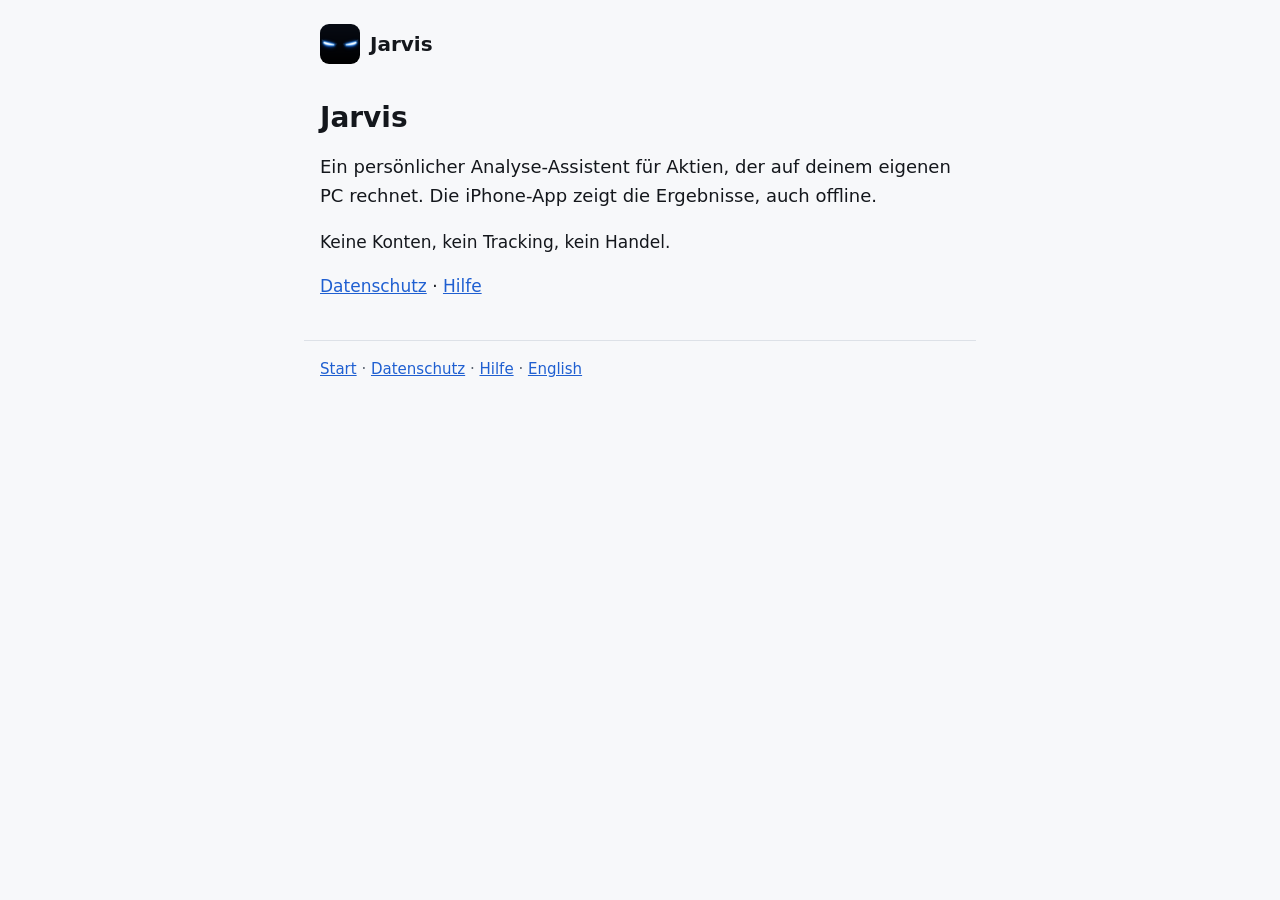
<file: index.html>
<!doctype html>
<html lang="de">
<head>
<meta charset="utf-8">
<meta name="viewport" content="width=device-width, initial-scale=1">
<meta name="robots" content="noindex">
<title>Jarvis</title>
<link rel="stylesheet" href="assets/style.css">
<link rel="icon" href="assets/icon.png">
</head>
<body>
<header><a class="brand" href=""><img src="assets/icon.png" alt="" width="40" height="40">Jarvis</a></header>
<main>
<h1>Jarvis</h1>
<p class="lead">Ein persönlicher Analyse-Assistent für Aktien, der auf deinem eigenen PC rechnet. Die iPhone-App zeigt die Ergebnisse, auch offline.</p>
<p>Keine Konten, kein Tracking, kein Handel.</p>
<p><a href="privacy/">Datenschutz</a> · <a href="support/">Hilfe</a></p>
</main>
<footer><nav><a href="">Start</a> · <a href="privacy/">Datenschutz</a> · <a href="support/">Hilfe</a> · <a href="en/" hreflang="en">English</a></nav></footer>
</body>
</html>
</file>
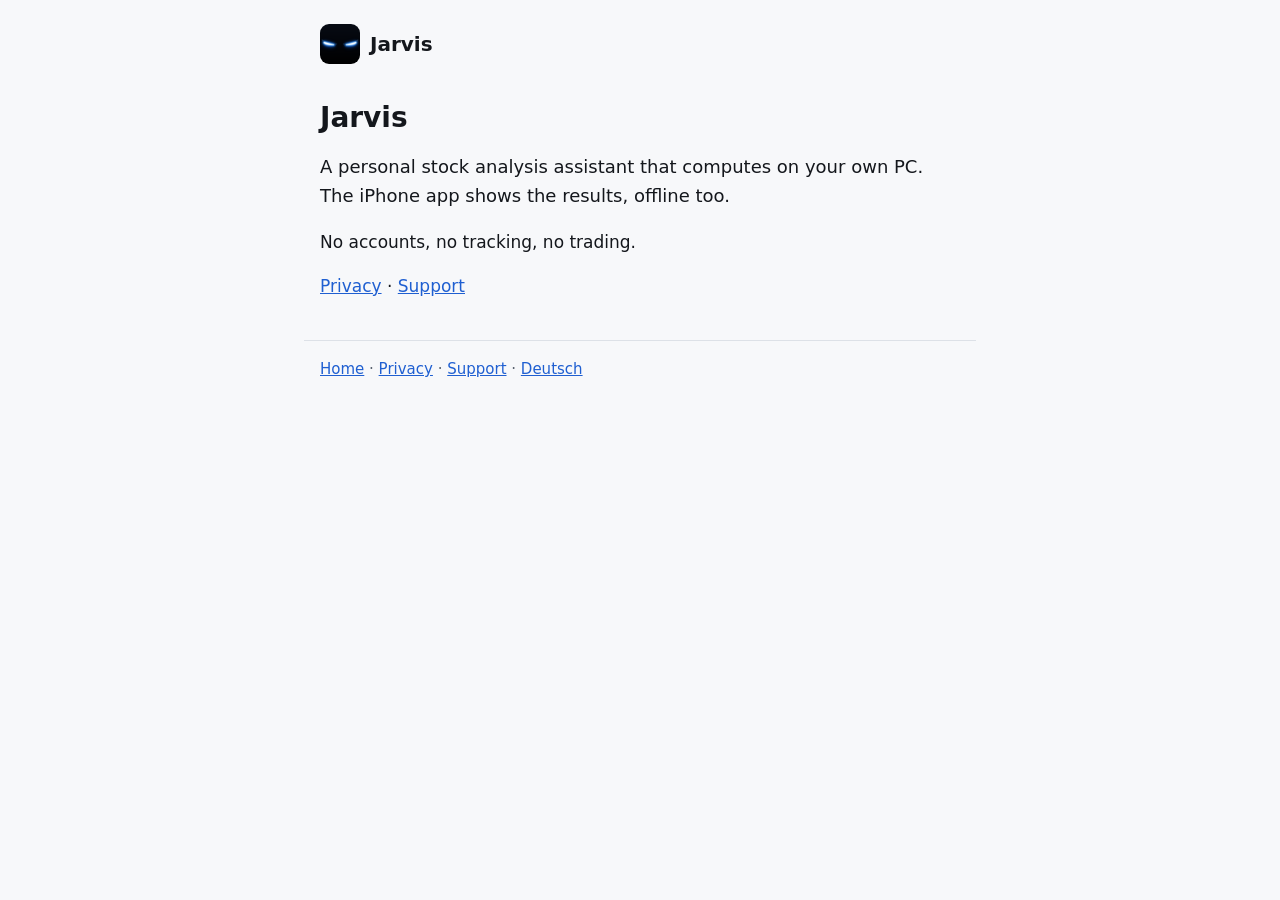
<file: en/index.html>
<!doctype html>
<html lang="en">
<head>
<meta charset="utf-8">
<meta name="viewport" content="width=device-width, initial-scale=1">
<meta name="robots" content="noindex">
<title>Jarvis</title>
<link rel="stylesheet" href="../assets/style.css">
<link rel="icon" href="../assets/icon.png">
</head>
<body>
<header><a class="brand" href="../en/"><img src="../assets/icon.png" alt="" width="40" height="40">Jarvis</a></header>
<main>
<h1>Jarvis</h1>
<p class="lead">A personal stock analysis assistant that computes on your own PC. The iPhone app shows the results, offline too.</p>
<p>No accounts, no tracking, no trading.</p>
<p><a href="privacy/">Privacy</a> · <a href="support/">Support</a></p>
</main>
<footer><nav><a href="../en/">Home</a> · <a href="../en/privacy/">Privacy</a> · <a href="../en/support/">Support</a> · <a href="../" hreflang="de">Deutsch</a></nav></footer>
</body>
</html>
</file>
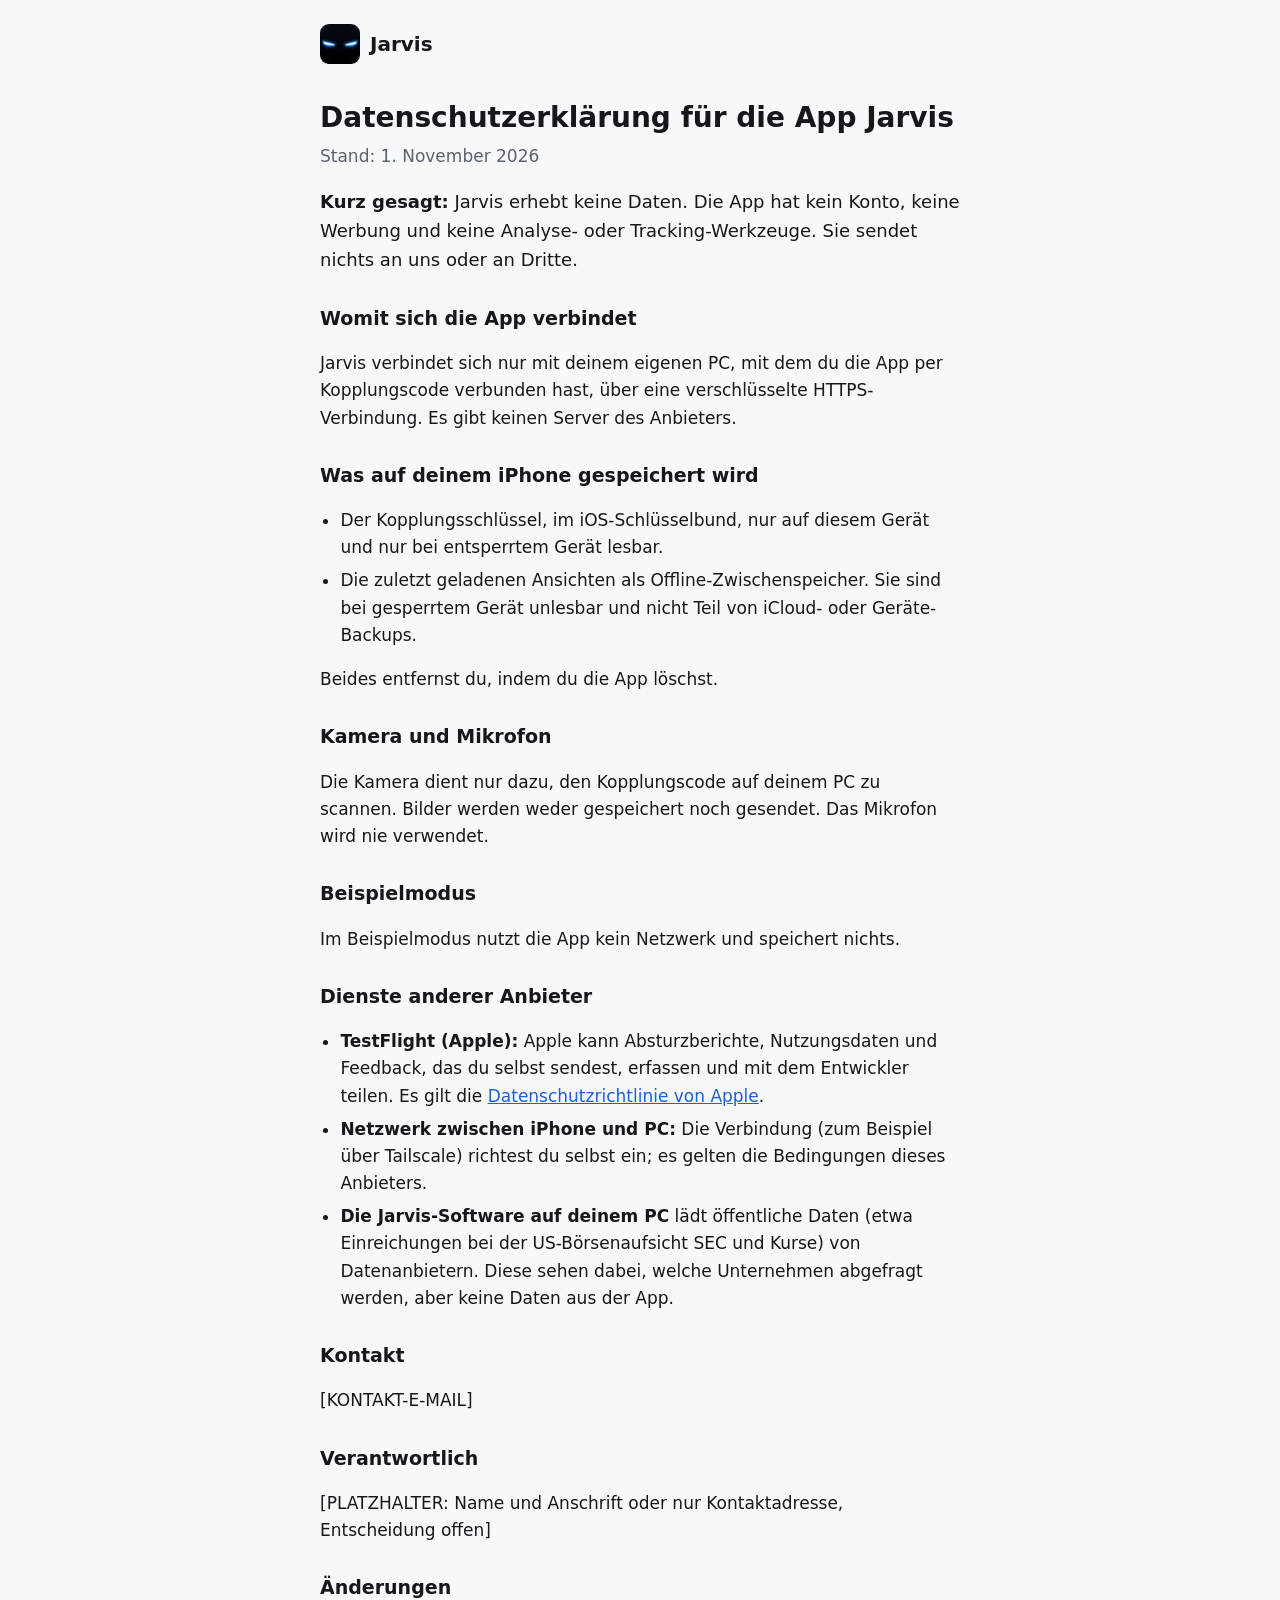
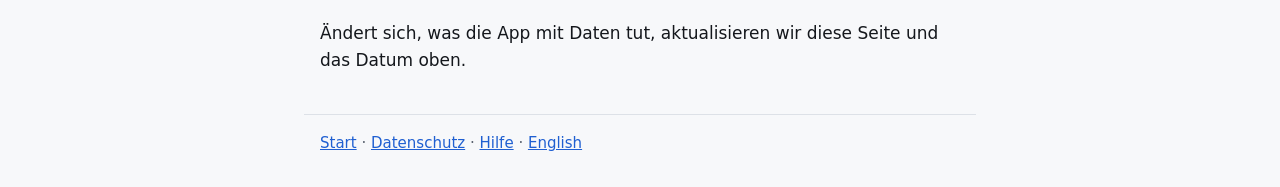
<file: privacy/index.html>
<!doctype html>
<html lang="de">
<head>
<meta charset="utf-8">
<meta name="viewport" content="width=device-width, initial-scale=1">
<meta name="robots" content="noindex">
<title>Datenschutz – Jarvis</title>
<link rel="stylesheet" href="../assets/style.css">
<link rel="icon" href="../assets/icon.png">
</head>
<body>
<header><a class="brand" href="../"><img src="../assets/icon.png" alt="" width="40" height="40">Jarvis</a></header>
<main>
<h1>Datenschutzerklärung für die App Jarvis</h1>
<p class="meta">Stand: 1. November 2026</p>
<p class="lead"><strong>Kurz gesagt:</strong> Jarvis erhebt keine Daten. Die App hat kein Konto, keine Werbung und keine Analyse- oder Tracking-Werkzeuge. Sie sendet nichts an uns oder an Dritte.</p>
<h2>Womit sich die App verbindet</h2>
<p>Jarvis verbindet sich nur mit deinem eigenen PC, mit dem du die App per Kopplungscode verbunden hast, über eine verschlüsselte HTTPS-Verbindung. Es gibt keinen Server des Anbieters.</p>
<h2>Was auf deinem iPhone gespeichert wird</h2>
<ul>
<li>Der Kopplungsschlüssel, im iOS-Schlüsselbund, nur auf diesem Gerät und nur bei entsperrtem Gerät lesbar.</li>
<li>Die zuletzt geladenen Ansichten als Offline-Zwischenspeicher. Sie sind bei gesperrtem Gerät unlesbar und nicht Teil von iCloud- oder Geräte-Backups.</li>
</ul>
<p>Beides entfernst du, indem du die App löschst.</p>
<h2>Kamera und Mikrofon</h2>
<p>Die Kamera dient nur dazu, den Kopplungscode auf deinem PC zu scannen. Bilder werden weder gespeichert noch gesendet. Das Mikrofon wird nie verwendet.</p>
<h2>Beispielmodus</h2>
<p>Im Beispielmodus nutzt die App kein Netzwerk und speichert nichts.</p>
<h2>Dienste anderer Anbieter</h2>
<ul>
<li><strong>TestFlight (Apple):</strong> Apple kann Absturzberichte, Nutzungsdaten und Feedback, das du selbst sendest, erfassen und mit dem Entwickler teilen. Es gilt die <a href="https://www.apple.com/de/legal/privacy/">Datenschutzrichtlinie von Apple</a>.</li>
<li><strong>Netzwerk zwischen iPhone und PC:</strong> Die Verbindung (zum Beispiel über Tailscale) richtest du selbst ein; es gelten die Bedingungen dieses Anbieters.</li>
<li><strong>Die Jarvis-Software auf deinem PC</strong> lädt öffentliche Daten (etwa Einreichungen bei der US-Börsenaufsicht SEC und Kurse) von Datenanbietern. Diese sehen dabei, welche Unternehmen abgefragt werden, aber keine Daten aus der App.</li>
</ul>
<h2>Kontakt</h2>
<p>[KONTAKT-E-MAIL]</p>
<h2>Verantwortlich</h2>
<p>[PLATZHALTER: Name und Anschrift oder nur Kontaktadresse, Entscheidung offen]</p>
<h2>Änderungen</h2>
<p>Ändert sich, was die App mit Daten tut, aktualisieren wir diese Seite und das Datum oben.</p>
</main>
<footer><nav><a href="../">Start</a> · <a href="../privacy/">Datenschutz</a> · <a href="../support/">Hilfe</a> · <a href="../en/privacy/" hreflang="en">English</a></nav></footer>
</body>
</html>
</file>
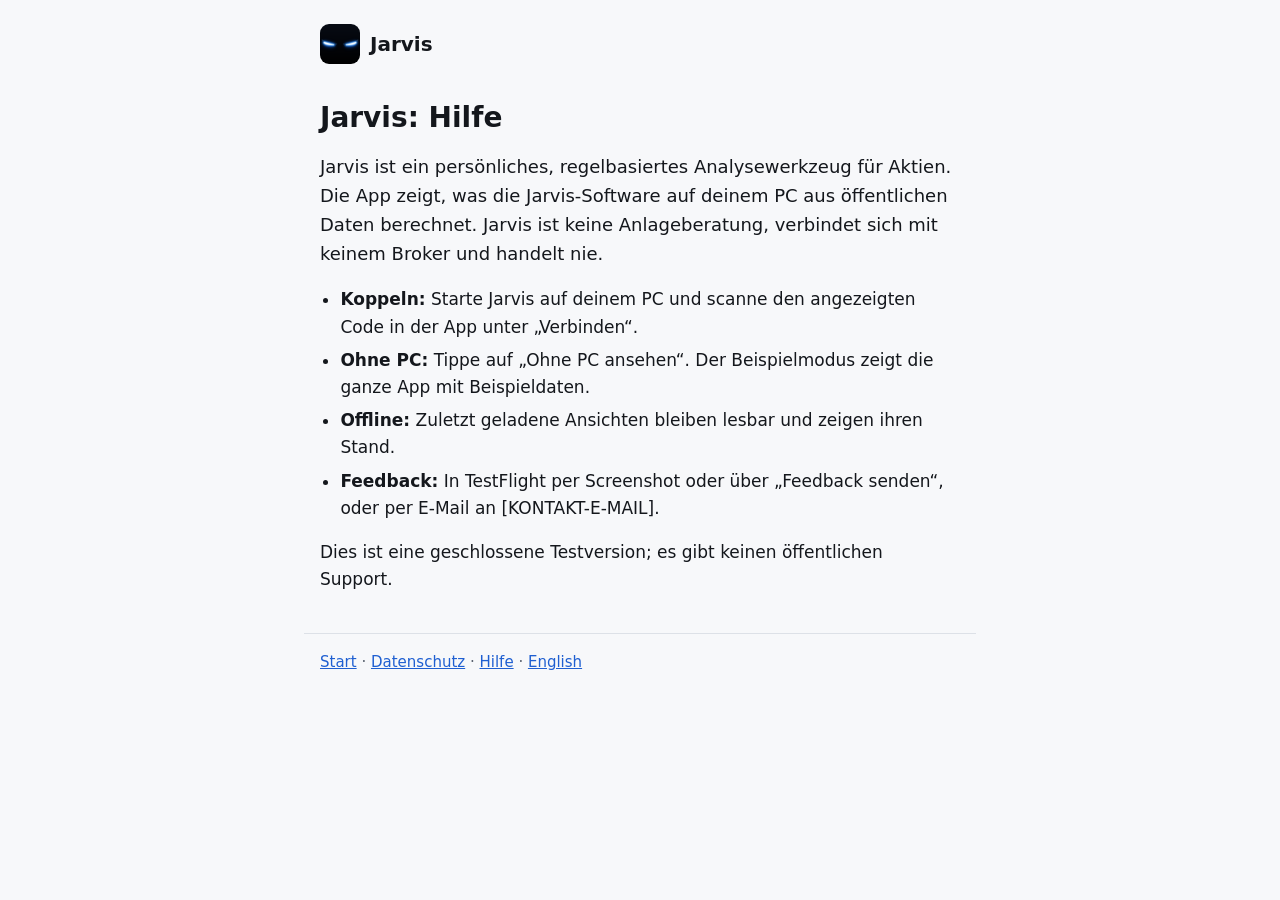
<file: support/index.html>
<!doctype html>
<html lang="de">
<head>
<meta charset="utf-8">
<meta name="viewport" content="width=device-width, initial-scale=1">
<meta name="robots" content="noindex">
<title>Hilfe – Jarvis</title>
<link rel="stylesheet" href="../assets/style.css">
<link rel="icon" href="../assets/icon.png">
</head>
<body>
<header><a class="brand" href="../"><img src="../assets/icon.png" alt="" width="40" height="40">Jarvis</a></header>
<main>
<h1>Jarvis: Hilfe</h1>
<p class="lead">Jarvis ist ein persönliches, regelbasiertes Analysewerkzeug für Aktien. Die App zeigt, was die Jarvis-Software auf deinem PC aus öffentlichen Daten berechnet. Jarvis ist keine Anlageberatung, verbindet sich mit keinem Broker und handelt nie.</p>
<ul>
<li><strong>Koppeln:</strong> Starte Jarvis auf deinem PC und scanne den angezeigten Code in der App unter „Verbinden“.</li>
<li><strong>Ohne PC:</strong> Tippe auf „Ohne PC ansehen“. Der Beispielmodus zeigt die ganze App mit Beispieldaten.</li>
<li><strong>Offline:</strong> Zuletzt geladene Ansichten bleiben lesbar und zeigen ihren Stand.</li>
<li><strong>Feedback:</strong> In TestFlight per Screenshot oder über „Feedback senden“, oder per E-Mail an [KONTAKT-E-MAIL].</li>
</ul>
<p>Dies ist eine geschlossene Testversion; es gibt keinen öffentlichen Support.</p>
</main>
<footer><nav><a href="../">Start</a> · <a href="../privacy/">Datenschutz</a> · <a href="../support/">Hilfe</a> · <a href="../en/support/" hreflang="en">English</a></nav></footer>
</body>
</html>
</file>
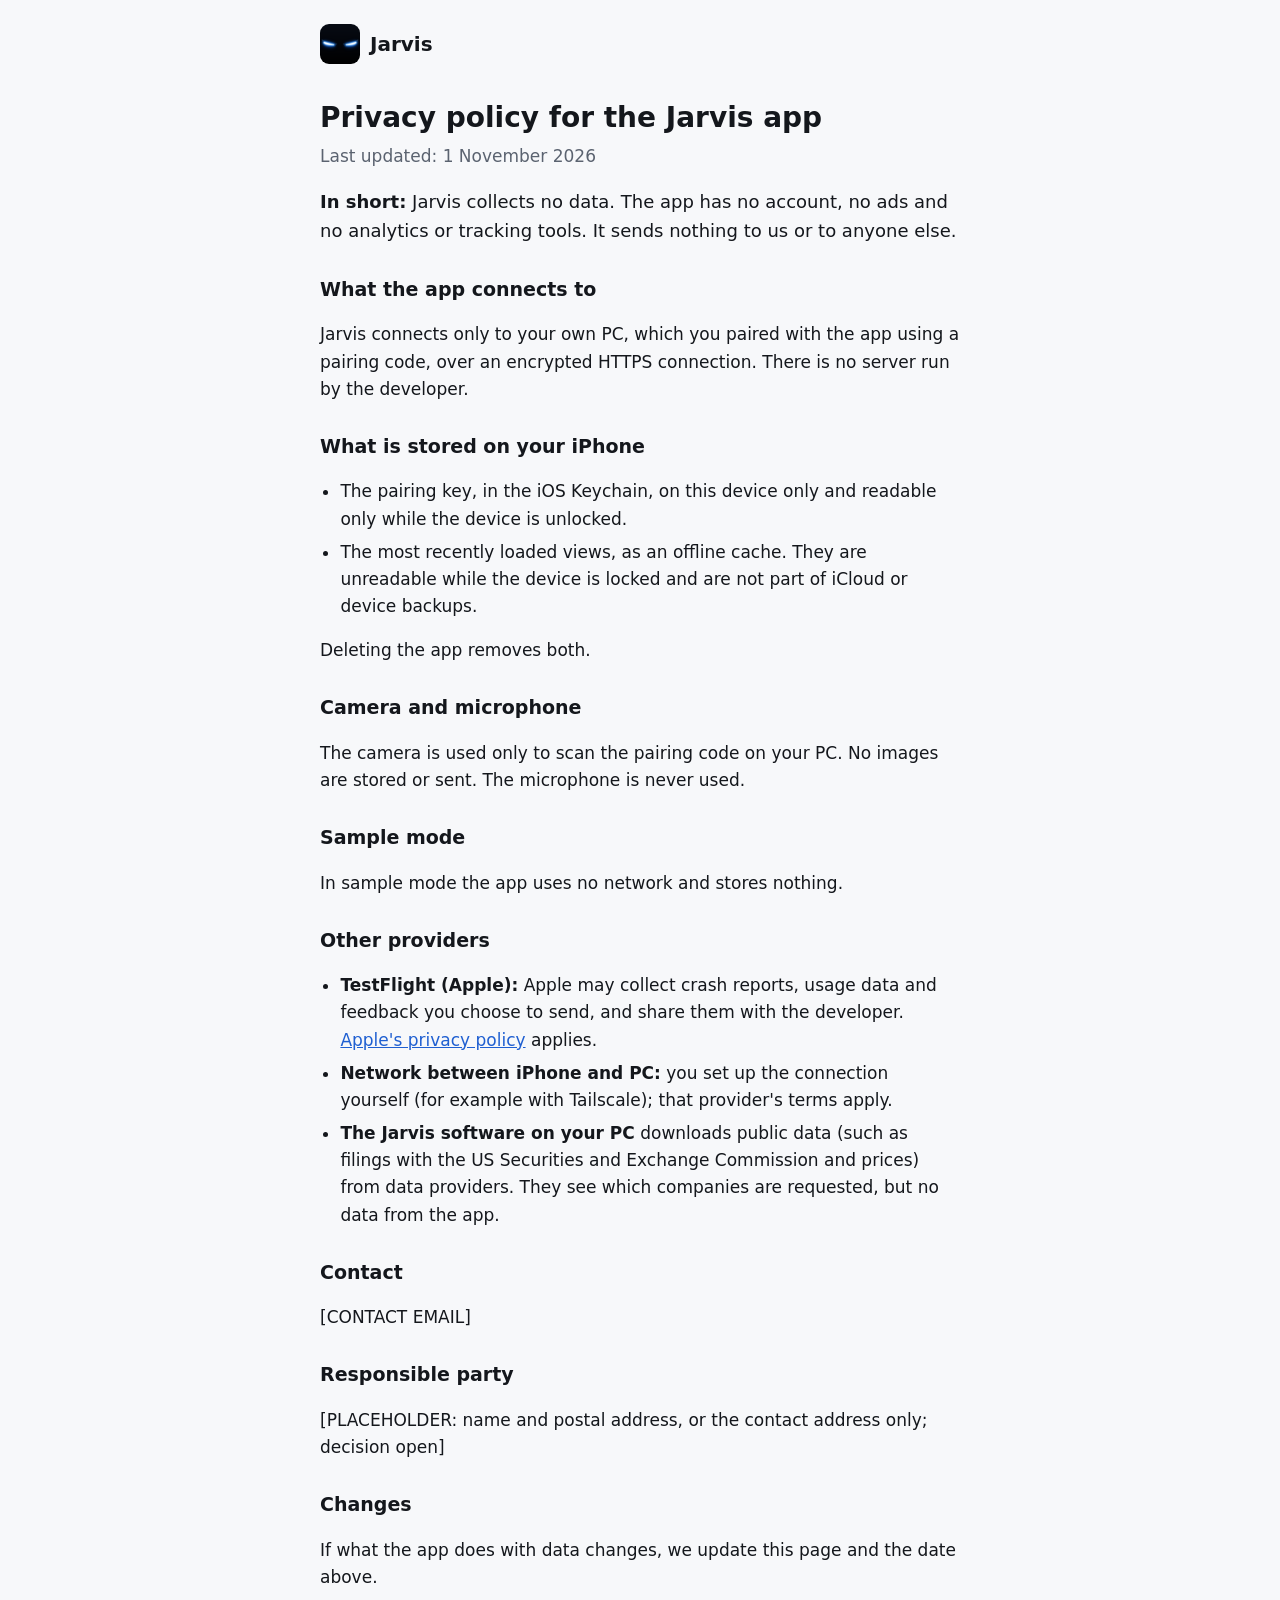
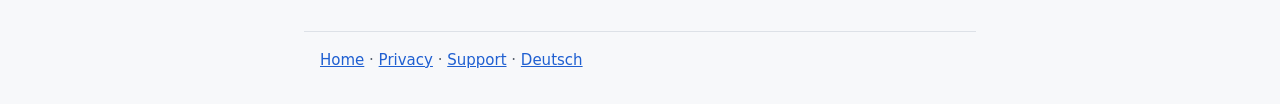
<file: en/privacy/index.html>
<!doctype html>
<html lang="en">
<head>
<meta charset="utf-8">
<meta name="viewport" content="width=device-width, initial-scale=1">
<meta name="robots" content="noindex">
<title>Privacy policy – Jarvis</title>
<link rel="stylesheet" href="../../assets/style.css">
<link rel="icon" href="../../assets/icon.png">
</head>
<body>
<header><a class="brand" href="../../en/"><img src="../../assets/icon.png" alt="" width="40" height="40">Jarvis</a></header>
<main>
<h1>Privacy policy for the Jarvis app</h1>
<p class="meta">Last updated: 1 November 2026</p>
<p class="lead"><strong>In short:</strong> Jarvis collects no data. The app has no account, no ads and no analytics or tracking tools. It sends nothing to us or to anyone else.</p>
<h2>What the app connects to</h2>
<p>Jarvis connects only to your own PC, which you paired with the app using a pairing code, over an encrypted HTTPS connection. There is no server run by the developer.</p>
<h2>What is stored on your iPhone</h2>
<ul>
<li>The pairing key, in the iOS Keychain, on this device only and readable only while the device is unlocked.</li>
<li>The most recently loaded views, as an offline cache. They are unreadable while the device is locked and are not part of iCloud or device backups.</li>
</ul>
<p>Deleting the app removes both.</p>
<h2>Camera and microphone</h2>
<p>The camera is used only to scan the pairing code on your PC. No images are stored or sent. The microphone is never used.</p>
<h2>Sample mode</h2>
<p>In sample mode the app uses no network and stores nothing.</p>
<h2>Other providers</h2>
<ul>
<li><strong>TestFlight (Apple):</strong> Apple may collect crash reports, usage data and feedback you choose to send, and share them with the developer. <a href="https://www.apple.com/legal/privacy/">Apple's privacy policy</a> applies.</li>
<li><strong>Network between iPhone and PC:</strong> you set up the connection yourself (for example with Tailscale); that provider's terms apply.</li>
<li><strong>The Jarvis software on your PC</strong> downloads public data (such as filings with the US Securities and Exchange Commission and prices) from data providers. They see which companies are requested, but no data from the app.</li>
</ul>
<h2>Contact</h2>
<p>[CONTACT EMAIL]</p>
<h2>Responsible party</h2>
<p>[PLACEHOLDER: name and postal address, or the contact address only; decision open]</p>
<h2>Changes</h2>
<p>If what the app does with data changes, we update this page and the date above.</p>
</main>
<footer><nav><a href="../../en/">Home</a> · <a href="../../en/privacy/">Privacy</a> · <a href="../../en/support/">Support</a> · <a href="../../privacy/" hreflang="de">Deutsch</a></nav></footer>
</body>
</html>
</file>
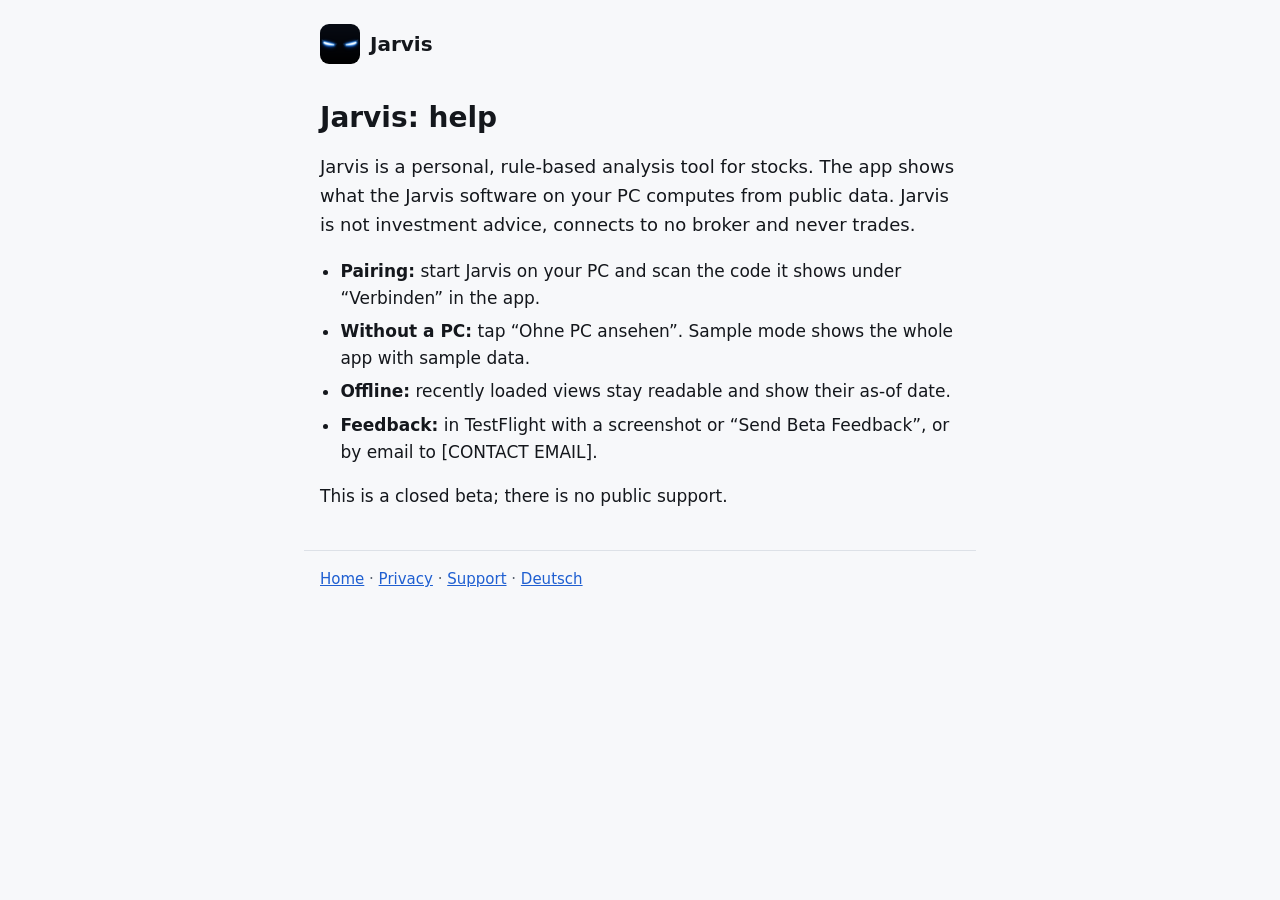
<file: en/support/index.html>
<!doctype html>
<html lang="en">
<head>
<meta charset="utf-8">
<meta name="viewport" content="width=device-width, initial-scale=1">
<meta name="robots" content="noindex">
<title>Support – Jarvis</title>
<link rel="stylesheet" href="../../assets/style.css">
<link rel="icon" href="../../assets/icon.png">
</head>
<body>
<header><a class="brand" href="../../en/"><img src="../../assets/icon.png" alt="" width="40" height="40">Jarvis</a></header>
<main>
<h1>Jarvis: help</h1>
<p class="lead">Jarvis is a personal, rule-based analysis tool for stocks. The app shows what the Jarvis software on your PC computes from public data. Jarvis is not investment advice, connects to no broker and never trades.</p>
<ul>
<li><strong>Pairing:</strong> start Jarvis on your PC and scan the code it shows under “Verbinden” in the app.</li>
<li><strong>Without a PC:</strong> tap “Ohne PC ansehen”. Sample mode shows the whole app with sample data.</li>
<li><strong>Offline:</strong> recently loaded views stay readable and show their as-of date.</li>
<li><strong>Feedback:</strong> in TestFlight with a screenshot or “Send Beta Feedback”, or by email to [CONTACT EMAIL].</li>
</ul>
<p>This is a closed beta; there is no public support.</p>
</main>
<footer><nav><a href="../../en/">Home</a> · <a href="../../en/privacy/">Privacy</a> · <a href="../../en/support/">Support</a> · <a href="../../support/" hreflang="de">Deutsch</a></nav></footer>
</body>
</html>
</file>
<file: assets/style.css>
:root{--bg:#f7f8fa;--fg:#14171c;--muted:#5b6370;--link:#1f5fd1;--line:#dde1e7;color-scheme:light dark}
@media (prefers-color-scheme:dark){:root{--bg:#0f1115;--fg:#eceef2;--muted:#9aa3b0;--link:#7fb0ff;--line:#2a2f38}}
*{box-sizing:border-box}
body{margin:0;background:var(--bg);color:var(--fg);font:17px/1.6 -apple-system,BlinkMacSystemFont,"Segoe UI",system-ui,sans-serif}
header,main,footer{max-width:42rem;margin:0 auto;padding:0 16px}
header{padding-top:24px}
.brand{display:inline-flex;align-items:center;gap:10px;font-weight:600;font-size:20px;color:var(--fg);text-decoration:none}
.brand img{border-radius:9px}
h1{font-size:28px;line-height:1.25;margin:28px 0 8px}
h2{font-size:19px;margin:28px 0 6px}
.meta{color:var(--muted);margin-top:0}
.lead{font-size:18px}
a{color:var(--link)}
ul{padding-left:1.2em}
li{margin:6px 0}
footer{border-top:1px solid var(--line);margin-top:40px;padding-top:16px;padding-bottom:32px;color:var(--muted);font-size:15px}
</file>
